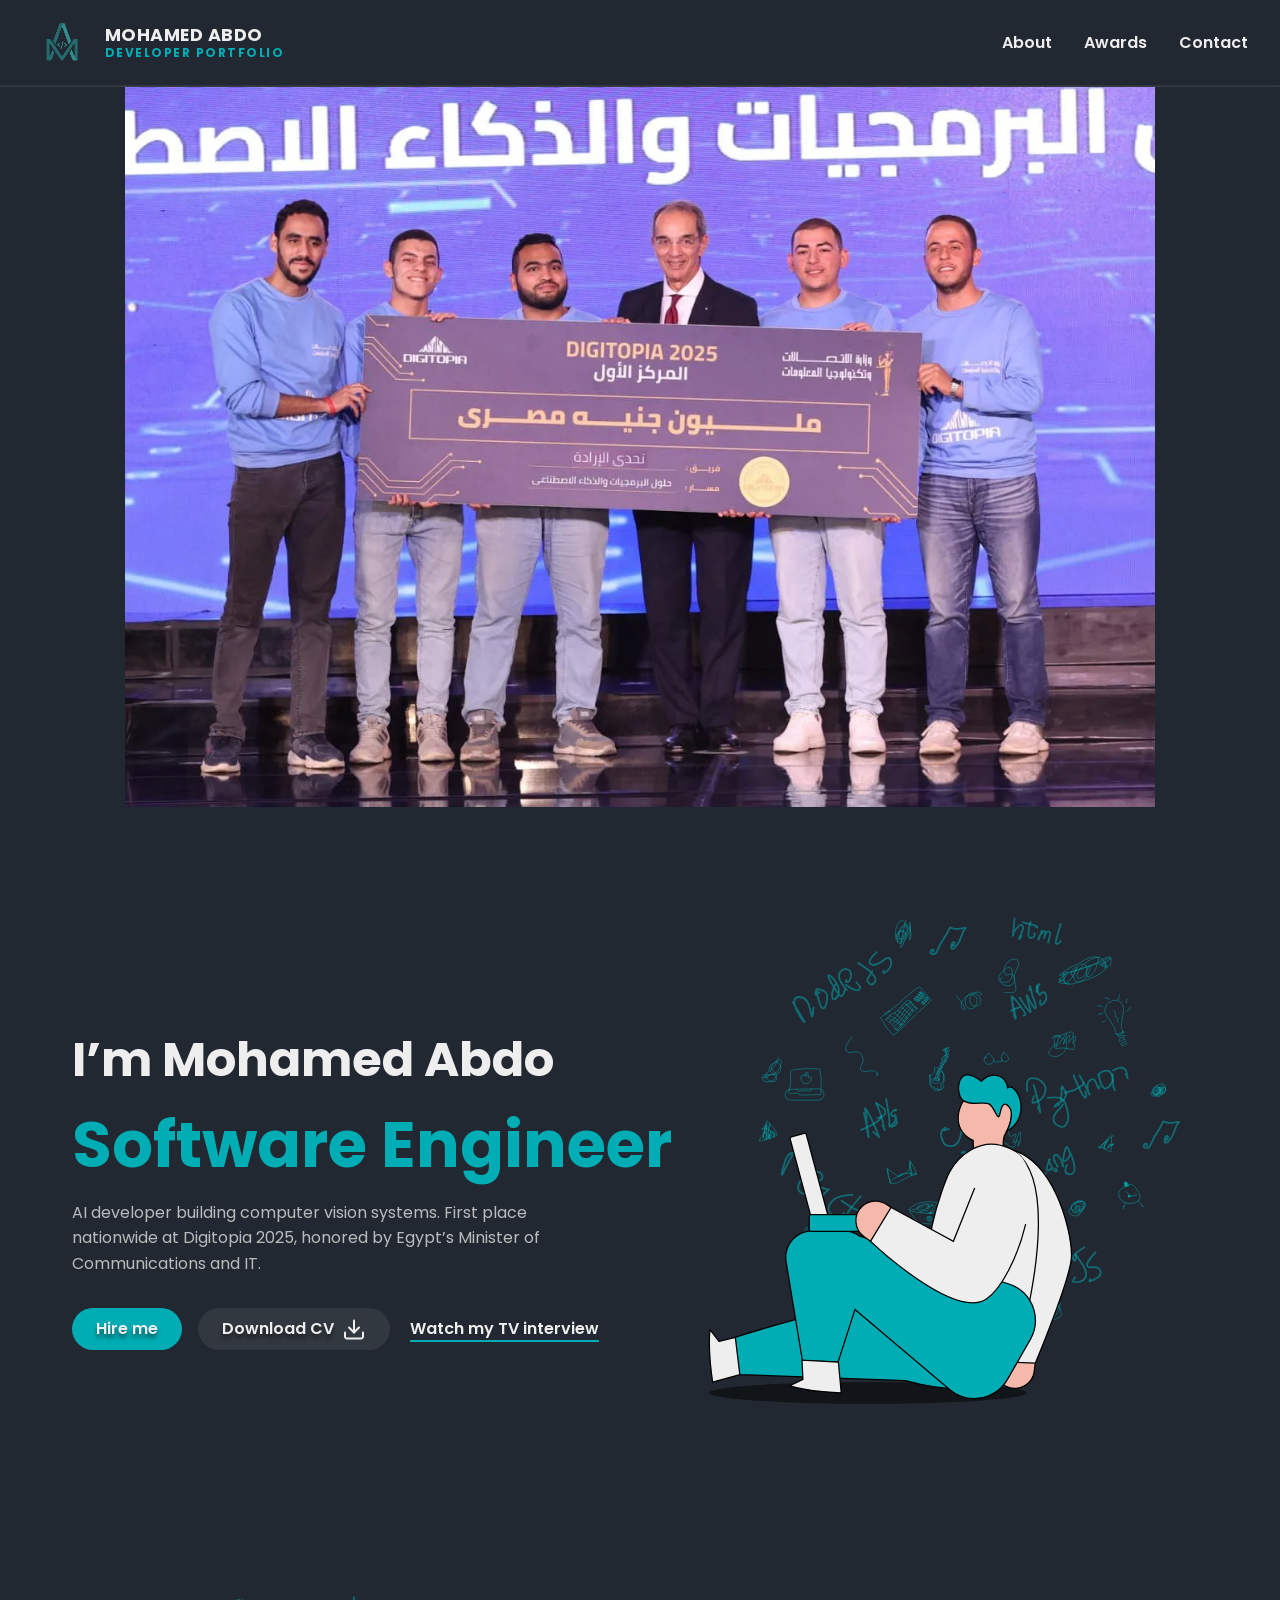
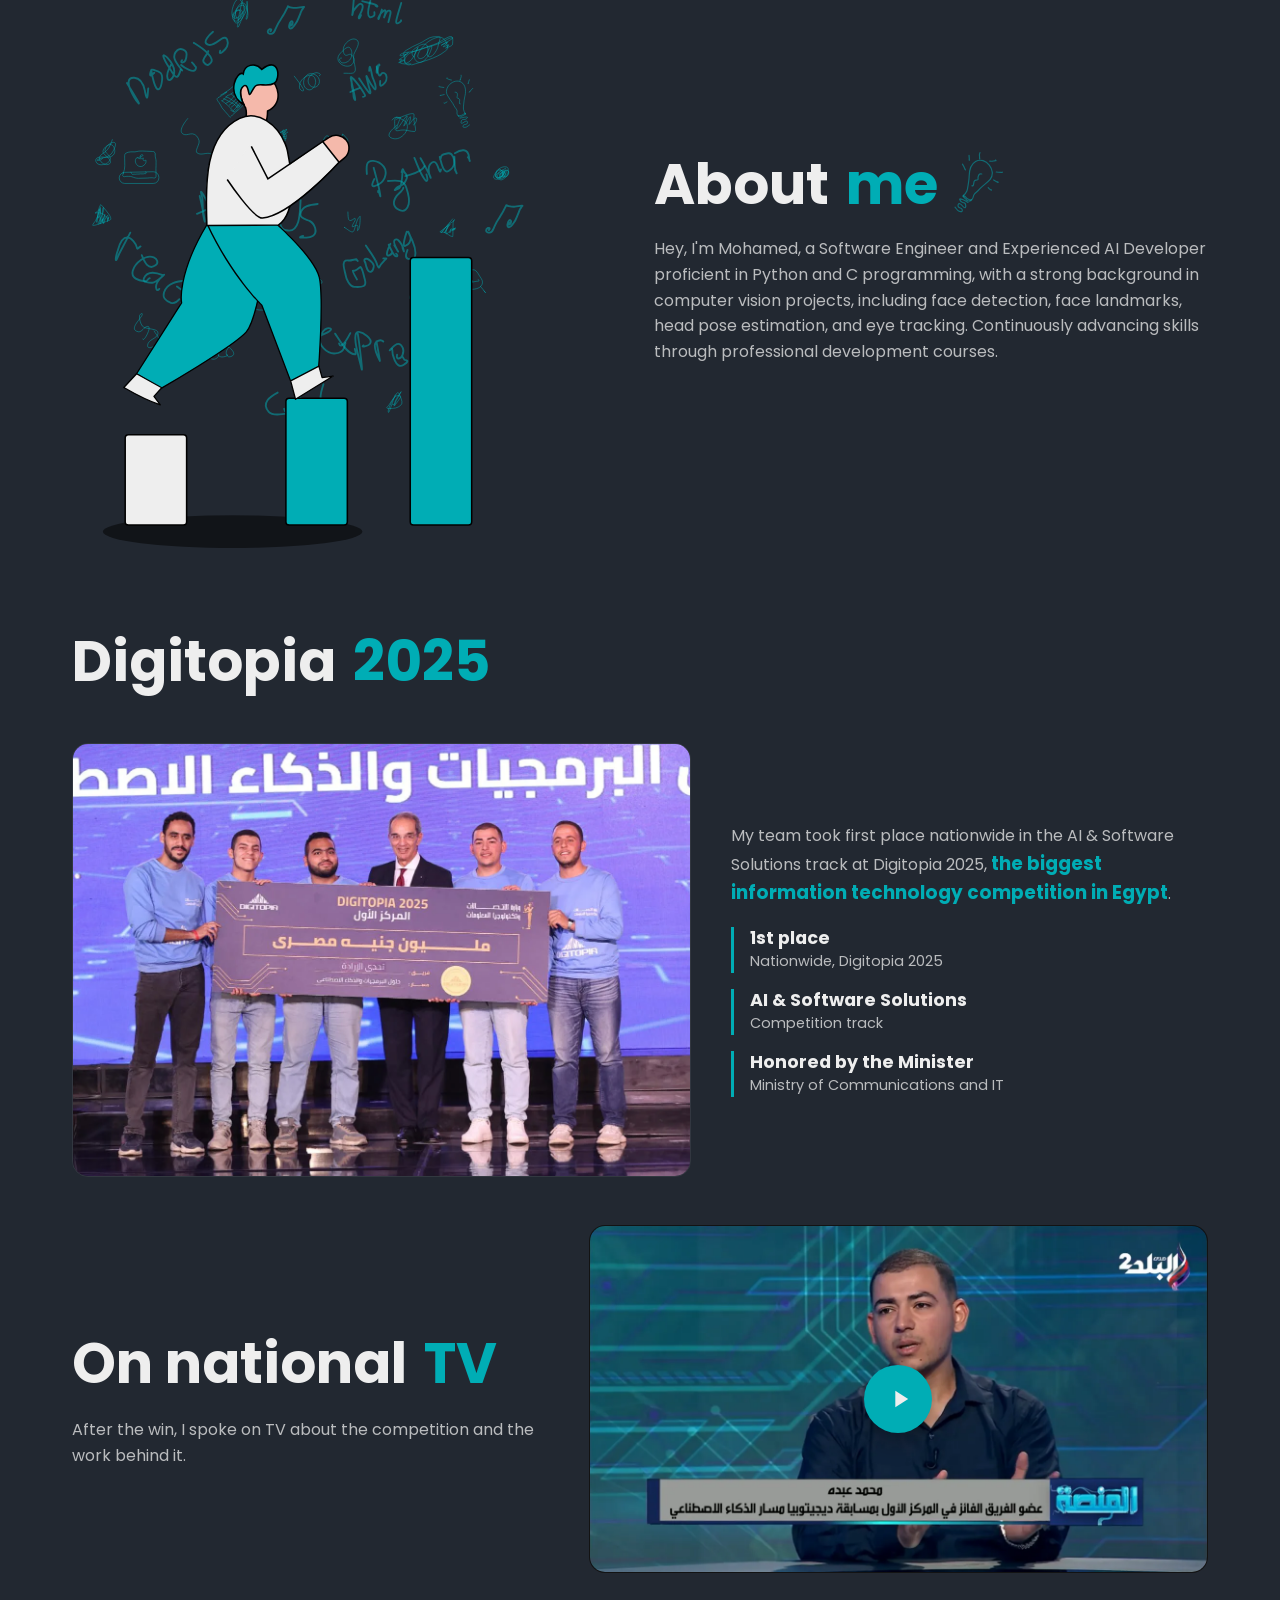
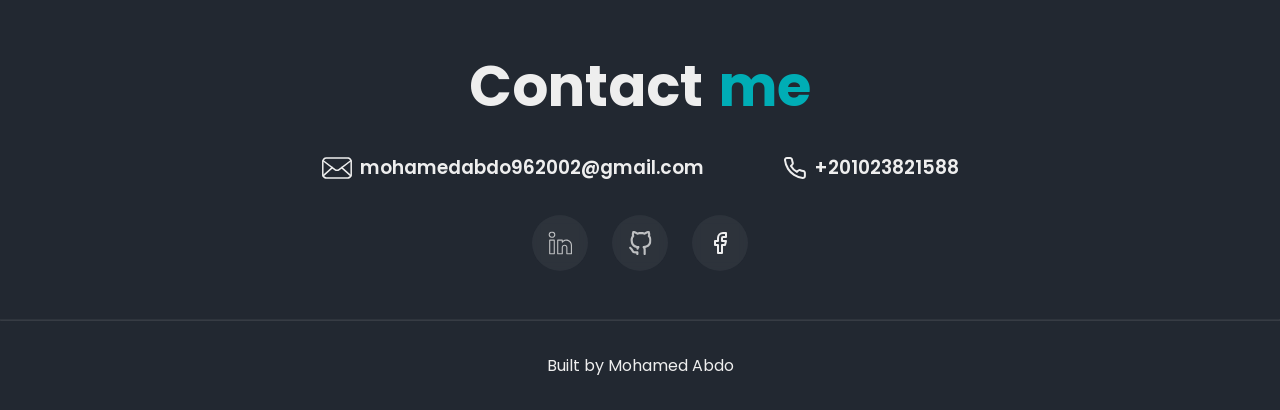
<file: index.html>
<!DOCTYPE html>
<html lang="en">
  <head>
    <meta charset="UTF-8" />
    <meta name="viewport" content="width=device-width, initial-scale=1.0" />
    <link rel="stylesheet" href="styles.css" />
    <title>Mohamed Abdo | AI Developer &amp; Software Engineer</title>
    <meta
      name="description"
      content="Mohamed Abdo, Software Engineer and AI developer specializing in computer vision. First place nationwide at Digitopia 2025 (AI &amp; Software Solutions track)."
    />
    <meta property="og:title" content="Mohamed Abdo | AI Developer &amp; Software Engineer" />
    <meta
      property="og:description"
      content="First place nationwide at Digitopia 2025. Computer vision, Python and C."
    />
    
    <link rel="icon" type="image/png" sizes="32x32" href="favicon-32.png" />
    <link rel="apple-touch-icon" href="apple-touch-icon.png" />
    <meta name="theme-color" content="#222831" />
    <link rel="canonical" href="https://mohamedabdo103.github.io/" />
    <meta property="og:type" content="website" />
    <meta property="og:url" content="https://mohamedabdo103.github.io/" />
    <meta property="og:image" content="https://mohamedabdo103.github.io/assets/imgs/og-image.jpg" />
    <meta name="twitter:card" content="summary_large_image" />
  </head>
  <body>
    <header>
      <a href="#" class="logo-container">
        <img src="assets/imgs/logo.jpeg" alt="Mohamed Abdo logo" class="logo-img" />
        <div class="logo-text">
          <span class="logo-name">MOHAMED ABDO</span>
          <span class="logo-title">DEVELOPER PORTFOLIO</span>
        </div>
      </a>

      <nav class="navigation">
        <ul>
          <li><a href="#aboutMe">About</a></li>
          <li><a href="#recognition">Awards</a></li>
          <li><a href="#contactMe">Contact</a></li>
        </ul>
      </nav>
    </header>
    <hr />

    <main>
      <!-- بانر الدخول: مقطع الفيديو ثم صورة التكريم بالتناوب (slide) -->
      <div class="heroMedia" aria-hidden="true">
        <div class="slide slideVideo">
          <video
            muted
            autoplay
            playsinline
            preload="auto"
            poster="assets/imgs/tv-interview.webp"
          >
            <source src="assets/videos/hero-clip.mp4" type="video/mp4" />
          </video>
        </div>
        <div class="slide slideImage">
          <img src="assets/imgs/digitopia-award.webp" alt="" />
        </div>
      </div>

      <section class="hero">
        <img class="arrow" src="assets/svg/arrow.svg" alt="" aria-hidden="true" />
        <div class="heroSub">
          <h1 class="name">I’m Mohamed Abdo</h1>
          <p class="title">Software Engineer</p>
          <p class="heroTagline">
            AI developer building computer vision systems. First place
            nationwide at Digitopia 2025, honored by Egypt’s Minister of
            Communications and IT.
          </p>
          <div class="heroBtns">
            <a class="hireMe" href="#contactMe">Hire me</a>
            <a class="cv" href="assets/Mohamed_Abdo_AI_CV.pdf" download
              >Download CV
              <img src="assets/svg/download.svg" alt="" aria-hidden="true"
            /></a>
            <a class="textLink" href="#interview">Watch my TV interview</a>
          </div>
        </div>
        <img src="assets/svg/Hero.svg" alt="hero image" class="heroImg" />
      </section>

      <section class="aboutMe" id="aboutMe">
        <img
          src="assets/svg/AboutMe.svg"
          alt="aboutMe image"
          class="aboutMeImg"
        />
        <div class="textContainer">
          <div class="textTitle">
            <h2 class="sectionHeading">
              <span class="aboutName">About</span>
              <span class="aboutTitle">me</span>
            </h2>
            <img src="assets/svg/lightbulb.svg" alt="" aria-hidden="true" class="light" />
          </div>
          <p class="aboutMePar">
            Hey, I'm Mohamed, a Software Engineer and Experienced AI Developer
            proficient in Python and C programming, with a strong background in
            computer vision projects, including face detection, face landmarks,
            head pose estimation, and eye tracking. Continuously advancing
            skills through professional development courses.
          </p>
        </div>
      </section>

      <section class="recognition" id="recognition">
        <h2 class="sectionHeading">
          <span class="aboutName">Digitopia</span>
          <span class="aboutTitle">2025</span>
        </h2>

        <div class="recognitionRow">
          <figure class="awardPhoto">
            <img
              src="assets/imgs/digitopia-award.webp"
              alt="Mohamed Abdo and his teammates holding the Digitopia 2025 first-place award with the Minister of Communications and IT"
              loading="lazy"
            />
          </figure>

          <div class="recognitionText">
            <p>
              My team took first place nationwide in the AI &amp; Software
              Solutions track at Digitopia 2025,
              <strong class="highlight"
                >the biggest information technology competition in Egypt</strong
              >.
            </p>
            <!-- TODO: أضف هنا اسم المشروع الفائز ودورك فيه والتقنيات المستخدمة -->
            <ul class="stats">
              <li>
                <strong>1st place</strong>
                <span>Nationwide, Digitopia 2025</span>
              </li>
              <li>
                <strong>AI &amp; Software Solutions</strong>
                <span>Competition track</span>
              </li>
              <li>
                <strong>Honored by the Minister</strong>
                <span>Ministry of Communications and IT</span>
              </li>
            </ul>
          </div>
        </div>

        <div class="recognitionRow interviewRow" id="interview">
          <div class="recognitionText">
            <h3 class="sectionHeading">
              <span class="aboutName">On national</span>
              <span class="aboutTitle">TV</span>
            </h3>
            <p>
              After the win, I spoke on TV about the competition and the work
              behind it.
            </p>
          </div>
          <div class="videoFrame">
            <button
              class="videoPoster"
              type="button"
              data-video="U_ybZCxreMA"
              aria-label="Play the TV interview"
            >
              <img
                src="assets/imgs/tv-interview.webp"
                alt="Mohamed Abdo during his TV interview"
                loading="lazy"
              />
              <span class="playIcon" aria-hidden="true">
                <svg xmlns="http://www.w3.org/2000/svg" width="28" height="28" viewBox="0 0 24 24" fill="currentColor"><path d="M8 5v14l11-7z"></path></svg>
              </span>
            </button>
          </div>
        </div>
      </section>

      <section class="contactContainer" id="contactMe">
        <div class="contactTitle">
          <h2 class="sectionHeading">
            <span class="aboutName">Contact</span>
            <span class="aboutTitle">me</span>
          </h2>
        </div>
        <div class="contact">
          <div class="emailAndPhone">
            <img src="assets/svg/Email.svg" alt="email logo" />
            <a href="mailto:mohamedabdo962002@gmail.com"
              ><h3>mohamedabdo962002@gmail.com</h3></a
            >
          </div>
          <div class="emailAndPhone">
            <img src="assets/svg/phone.svg" alt="phone logo" />
            <h3>+201023821588</h3>
          </div>
        </div>
        <div class="socialMedia">
          <a
            href="https://www.linkedin.com/in/mohammedabdo9011/"
            target="_blank"
            rel="noopener noreferrer"
            ><img src="assets/svg/linkedin.svg" alt="my linkedin account"
          /></a>
          <a
            href="https://github.com/Mohamedabdo103"
            target="_blank"
            rel="noopener noreferrer"
            ><img src="assets/svg/github.svg" alt="my github account"
          /></a>
          <a
            href="https://www.facebook.com/profile.php?id=100036025421702&amp;mibextid=ZbWKwL"
            target="_blank"
            rel="noopener noreferrer"
            aria-label="my facebook account"
          >
            <svg xmlns="http://www.w3.org/2000/svg" width="24" height="24" viewBox="0 0 24 24" fill="none" stroke="#eeeeee" stroke-width="2" stroke-linecap="round" stroke-linejoin="round">
              <path d="M18 2h-3a5 5 0 0 0-5 5v3H7v4h3v8h4v-8h3l1-4h-4V7a1 1 0 0 1 1-1h3z"></path>
            </svg>
          </a>
        </div>
      </section>
    </main>
    <hr />
    <footer>
      <p>Built by Mohamed Abdo</p>
    </footer>

    <script>
      // ===== خلفية الـ Hero: فيديو ثم صورة ثم فيديو ... (sliding) =====
      (() => {
        const media = document.querySelector(".heroMedia");
        if (!media) return;

        const slideVideo = media.querySelector(".slideVideo");
        const slideImage = media.querySelector(".slideImage");
        const video = slideVideo.querySelector("video");
        const IMAGE_HOLD_MS = 2000; // مدة ظهور الصورة قبل رجوع الفيديو
        let timer;

        // لو الفيديو مش شغال أو الزائر مفعّل "تقليل الحركة": الصورة بس
        function showImageOnly() {
          clearTimeout(timer);
          video.pause();
          slideVideo.hidden = true;
          slideImage.style.visibility = "visible";
        }

        // slide: العنصر الجديد يدخل من اليمين والقديم يخرج لليسار
        function slide(to, from) {

          to.style.visibility = "visible";
          from.style.visibility = "hidden";
        }

        function playVideo() {
          video.currentTime = 0;
          slide(slideVideo, slideImage);
          video.play().catch(showImageOnly);
        }

        function showImage() {
          slide(slideImage, slideVideo);
          timer = setTimeout(playVideo, IMAGE_HOLD_MS);
        }

        if (window.matchMedia("(prefers-reduced-motion: reduce)").matches) {
          showImageOnly();
          return;
        }

        video.muted = true;
        video.addEventListener("ended", showImage);
        video.addEventListener("error", showImageOnly);
        video
          .querySelector("source")
          .addEventListener("error", showImageOnly);
        video.play().catch(showImageOnly);
      })();

      // ===== فيديو اللقاء: بيتحمل من يوتيوب بس لما الزائر يضغط Play =====
      document.querySelectorAll(".videoPoster").forEach((btn) => {
        btn.addEventListener("click", () => {
          const iframe = document.createElement("iframe");
          iframe.src =
            "https://www.youtube-nocookie.com/embed/" +
            btn.dataset.video +
            "?autoplay=1&rel=0";
          iframe.title = "Mohamed Abdo TV interview";
          iframe.allow =
            "autoplay; encrypted-media; picture-in-picture; fullscreen";
          iframe.allowFullscreen = true;
          btn.replaceWith(iframe);
        });
      });
    </script>
  </body>
</html>
</file>
<file: styles.css>
@import url("https://fonts.googleapis.com/css2?family=Poppins:wght@400;600;700&display=swap");

/* ============ Design tokens ============ */
:root {
  --bg: #222831;
  --surface: rgba(57, 62, 70, 0.5);
  --surface-strong: rgba(57, 62, 70, 0.75);
  --accent: #00adb5;
  --accent-hover: #00c4ce;
  --text: #eeeeee;
  --muted: rgba(238, 238, 238, 0.75);
  --border: rgba(238, 238, 238, 0.08);

  --radius-card: 16px;
  --radius-pill: 24px;
  --page-width: 1200px;
  --page-pad: 2rem;
}

/* ============ Base ============ */
* {
  margin: 0;
  padding: 0;
  box-sizing: border-box;
  font-family: "Poppins", sans-serif;
}

html {
  scroll-behavior: smooth;
  scroll-padding-top: 100px;
}

body {
  background-color: var(--bg);
  font-weight: 400;
  line-height: 1.6;
}

a:focus-visible {
  outline: 2px solid var(--accent);
  outline-offset: 4px;
  border-radius: 6px;
}

hr {
  opacity: 0.1;
}

/* ============ Header ============ */
header {
  position: sticky;
  top: 0;
  z-index: 1000;
  background-color: var(--bg); /* نفس لون الخلفية لمنع الشفافية أثناء السكرول */
  display: flex;
  justify-content: space-between;
  align-items: center;
  gap: 1rem;
  padding: 0.4rem var(--page-pad);
  margin: 0 auto;
  max-width: 1300px;
}

.logo-container {
  display: flex;
  align-items: center;
  gap: 0.8rem;
  text-decoration: none;
  cursor: default;
}

.logo-img {
  height: 72px;
  width: auto;
  object-fit: contain;
  mix-blend-mode: lighten;
}

.logo-text {
  display: flex;
  flex-direction: column;
  justify-content: center;
  line-height: 1.2;
}

.logo-name {
  color: var(--text);
  font-size: 1.1rem;
  font-weight: 700;
  letter-spacing: 0.5px;
}

.logo-title {
  color: var(--accent);
  font-size: 0.75rem;
  font-weight: 700;
  letter-spacing: 1.5px;
}

.navigation ul {
  display: flex;
  list-style-type: none;
  gap: 2rem;
}

.navigation a {
  text-decoration: none;
  color: var(--text);
  font-weight: 600;
  transition: color 0.2s ease;
}

.navigation a:hover {
  color: var(--accent);
}

/* ============ Intro banner (video <-> photo slideshow) ============ */
:root {
  --header-h: 88px; /* ارتفاع الهيدر + الخط الفاصل */
}

.heroMedia {
  position: relative;
  width: 100%;
  /* البانر يملا الشاشة تحت الهيدر بالظبط، ومن غير ما يتقص الفيديو */
  height: min(56.25vw, calc(100vh - var(--header-h)));
  height: min(56.25vw, calc(100svh - var(--header-h)));
  overflow: hidden;
  background-color: var(--bg);
}

.slide {
  position: absolute;
  inset: 0;
  background-color: var(--bg);
}

.slideImage {
  visibility: hidden;
}

/* contain = الفيديو والصورة يظهروا كاملين بدون قص (غيّرها لـ cover لو عايزهم يملوا المساحة) */
.slide video,
.slide img {
  display: block;
  width: 100%;
  height: 100%;
  object-fit: contain;
}

/* ============ Hero ============ */
.hero {
  position: relative;
  display: flex;
  justify-content: space-between;
  align-items: center;
  gap: 2rem;
  margin: 5rem auto;
  padding: 0 var(--page-pad);
  max-width: var(--page-width);
}

.heroSub {
  display: flex;
  flex-direction: column;
  gap: 0.5rem;
  flex-shrink: 0;
}

.heroImg {
  flex: 1 1 0;
  min-width: 0;
  max-width: 500px;
  height: auto;
  object-fit: contain;
}

.arrow {
  display: none;
  position: absolute;
  transform: translateX(-5.5rem) translateY(1.5rem);
}

@media (min-width: 1400px) {
  .arrow {
    display: block;
  }
}

@media (max-width: 900px) {
  :root {
    --header-h: 64px;
  }

  .hero {
    flex-direction: column;
    align-items: center;
    text-align: center;
    margin: 3rem auto;
    gap: 2.5rem;
  }

  .heroSub {
    align-items: center;
    flex-shrink: 1;
  }

  .heroBtns {
    justify-content: center;
  }

  .heroImg {
    flex: none;
    width: 100%;
    max-width: 360px;
  }
}

.name {
  font-size: clamp(1.75rem, 4vw, 3rem);
  font-weight: 700;
  color: var(--text);
}

.title {
  font-size: clamp(2rem, 5.5vw, 4rem);
  font-weight: 700;
  line-height: 1.2;
  color: var(--accent);
}

.heroBtns {
  display: flex;
  flex-wrap: wrap;
  gap: 1rem;
  margin-top: 1.5rem;
}

.hireMe,
.cv {
  color: var(--text);
  border-radius: var(--radius-pill);
  text-decoration: none;
  font-weight: 600;
  padding: 0.5rem 1.5rem;
  text-shadow: 0px 4px 4px rgba(0, 0, 0, 0.5);
  transition: transform 0.2s ease, background-color 0.2s ease;
}

.hireMe {
  background-color: var(--accent);
}

.cv {
  background-color: var(--surface-strong);
  display: flex;
  align-items: center;
  gap: 0.5rem;
  backdrop-filter: blur(4px);
}

.hireMe:hover {
  background-color: var(--accent-hover);
  transform: translateY(-2px);
}

.cv:hover {
  background-color: rgba(57, 62, 70, 1);
  transform: translateY(-2px);
}

/* ============ Section headings ============ */
.sectionHeading {
  display: flex;
  flex-wrap: wrap;
  gap: 0 0.3em;
  font-size: clamp(2rem, 4.5vw, 3.5rem);
  font-weight: 700;
  line-height: 1.2;
}

.aboutName {
  color: var(--text);
}

.aboutTitle {
  color: var(--accent);
}

/* ============ About ============ */
.aboutMe {
  display: flex;
  justify-content: space-between;
  align-items: center;
  gap: clamp(2rem, 8vw, 8rem);
  margin: 5rem auto;
  padding: 0 var(--page-pad);
  max-width: var(--page-width);
}

.aboutMeImg {
  flex: 1 1 0;
  min-width: 0;
  max-width: 480px;
  height: auto;
}

.textContainer {
  display: flex;
  flex-direction: column;
  gap: 1rem;
  flex: 1 1 0;
  max-width: 560px; /* سطر مريح للقراءة */
}

.textTitle {
  display: flex;
  align-items: center;
  gap: 0.75rem;
}

.light {
  width: 56px;
  height: auto;
}

.aboutMePar {
  text-align: left;
  color: var(--muted);
}

/* ============ Contact ============ */
.contactContainer {
  display: flex;
  flex-direction: column;
  align-items: center;
  gap: 2rem;
  margin: 5rem auto 3rem;
  padding: 0 var(--page-pad);
  max-width: var(--page-width);
}

.contactTitle {
  display: flex;
  justify-content: center;
}

.contact {
  display: flex;
  flex-wrap: wrap;
  align-items: center;
  justify-content: center;
  gap: 1.5rem 5rem;
}

.contact h3,
.contact a {
  color: var(--text);
  text-decoration: none;
  font-weight: 600;
}

.contact h3 {
  font-size: clamp(0.95rem, 2.6vw, 1.17rem);
  overflow-wrap: anywhere;
}

.emailAndPhone {
  display: flex;
  align-items: center;
  justify-content: center;
  gap: 0.5rem;
}

.socialMedia {
  display: flex;
  align-items: center;
  justify-content: center;
  gap: 1.5rem;
}

.socialMedia a {
  display: flex;
  align-items: center;
  justify-content: center;
  border-radius: 50px;
  background-color: var(--surface);
  backdrop-filter: blur(4px);
  padding: 1rem;
  transition: transform 0.2s ease, background-color 0.2s ease;
}

.socialMedia a:hover {
  background-color: var(--accent);
  transform: translateY(-3px);
}

.socialMedia img {
  width: 24px;
  height: 24px;
}

/* ============ Footer ============ */
footer {
  color: var(--text);
  padding: 2rem;
  text-align: center;
}

/* ============ Tablet ============ */
@media (max-width: 900px) {
  :root {
    --page-pad: 1.5rem;
  }

  html {
    scroll-padding-top: 80px;
  }

  .logo-img {
    height: 48px;
  }

  .logo-name {
    font-size: 0.95rem;
  }

  .logo-title {
    font-size: 0.65rem;
  }

  .navigation ul {
    gap: 1.25rem;
  }

  .heroBtns {
    justify-content: center;
  }

  .aboutMe {
    flex-direction: column-reverse;
    align-items: center;
    gap: 2rem;
    margin: 3rem auto;
  }

  .aboutMeImg {
    flex: none;
    width: 100%;
    max-width: 380px;
  }

  .textContainer {
    flex: none;
    align-items: center;
    text-align: center;
  }

  .aboutMePar {
    text-align: center;
  }

  .textTitle {
    justify-content: center;
  }

  .sectionHeading {
    justify-content: center;
  }

  .contactContainer {
    margin: 3.5rem auto 2rem;
  }
}

/* ============ Phone ============ */
@media (max-width: 600px) {
  :root {
    --page-pad: 1rem;
  }

  /* على الموبايل نخلي اللوجو بس ونوفر مساحة للقائمة */
  .logo-text {
    display: none;
  }

  .navigation ul {
    gap: 1rem;
  }

  .navigation a {
    font-size: 0.9rem;
  }

  .hireMe,
  .cv {
    padding: 0.5rem 1.25rem;
  }

  .contact {
    flex-direction: column;
    gap: 1rem;
  }

  .socialMedia {
    gap: 1rem;
  }
}

/* ============ Accessibility: reduced motion ============ */
@media (prefers-reduced-motion: reduce) {
  html {
    scroll-behavior: auto;
  }

  * {
    transition: none !important;
  }

  .hireMe:hover,
  .cv:hover,
  .socialMedia a:hover {
    transform: none;
  }
}

/* ============================================================
   Hook (Hero badge) + Recognition section
   ============================================================ */

/* ---- Hero badge / tagline / text link ---- */

.heroTagline {
  max-width: 34rem;
  margin-top: 0.5rem;
  color: var(--muted);
}

.textLink {
  align-self: center;
  padding: 0.5rem 0.25rem;
  color: var(--text);
  font-weight: 600;
  text-decoration: underline;
  text-decoration-color: var(--accent);
  text-underline-offset: 6px;
  text-decoration-thickness: 2px;
  transition: color 0.2s ease;
}

.textLink:hover {
  color: var(--accent);
}

/* ---- Recognition section ---- */
.recognition {
  display: flex;
  flex-direction: column;
  gap: 3rem;
  margin: 5rem auto;
  padding: 0 var(--page-pad);
  max-width: var(--page-width);
}

.recognitionRow {
  display: grid;
  grid-template-columns: 1.3fr 1fr;
  gap: 2.5rem;
  align-items: center;
}

.interviewRow {
  grid-template-columns: 1fr 1.3fr;
}

.awardPhoto img {
  display: block;
  width: 100%;
  height: auto;
  border-radius: var(--radius-card);
  border: 1px solid var(--border);
}

.recognitionText {
  display: flex;
  flex-direction: column;
  gap: 1.25rem;
  color: var(--muted);
}

.stats {
  display: flex;
  flex-direction: column;
  gap: 1rem;
  list-style: none;
}

.stats li {
  display: flex;
  flex-direction: column;
  padding-left: 1rem;
  border-left: 3px solid var(--accent);
}

.stats strong {
  color: var(--text);
  font-size: 1.1rem;
  font-weight: 700;
  line-height: 1.3;
}

.stats span {
  color: var(--muted);
  font-size: 0.9rem;
}

/* ---- Video (loads YouTube only after click) ---- */
.videoFrame {
  position: relative;
  aspect-ratio: 16 / 9;
  overflow: hidden;
  border-radius: var(--radius-card);
  border: 1px solid var(--border);
  background-color: #000;
}

.videoFrame iframe {
  position: absolute;
  inset: 0;
  width: 100%;
  height: 100%;
  border: 0;
}

.videoPoster {
  position: absolute;
  inset: 0;
  width: 100%;
  height: 100%;
  padding: 0;
  border: 0;
  background: none;
  cursor: pointer;
}

.videoPoster img {
  display: block;
  width: 100%;
  height: 100%;
  object-fit: cover;
  transition: transform 0.4s ease, filter 0.3s ease;
}

.videoPoster:hover img {
  transform: scale(1.03);
  filter: brightness(0.8);
}

.videoPoster:focus-visible {
  outline: 3px solid var(--accent);
  outline-offset: -3px;
}

.playIcon {
  position: absolute;
  top: 50%;
  left: 50%;
  display: flex;
  align-items: center;
  justify-content: center;
  width: 68px;
  height: 68px;
  border-radius: 50%;
  background-color: var(--accent);
  color: var(--text);
  transform: translate(-50%, -50%);
  box-shadow: 0 8px 24px rgba(0, 0, 0, 0.4);
  transition: transform 0.2s ease, background-color 0.2s ease;
}

.playIcon svg {
  margin-left: 3px; /* توسيط بصري للمثلث */
}

.videoPoster:hover .playIcon {
  background-color: var(--accent-hover);
  transform: translate(-50%, -50%) scale(1.08);
}

/* ---- Responsive ---- */
@media (max-width: 900px) {

  .heroTagline {
    text-align: center;
  }

  .recognition {
    margin: 3rem auto;
    gap: 2.5rem;
  }

  .recognitionRow,
  .interviewRow {
    grid-template-columns: 1fr;
    gap: 1.5rem;
  }

  /* الفيديو يبقى تحت النص على الموبايل */
  .recognitionText {
    text-align: left;
  }

  .recognition .sectionHeading {
    justify-content: center;
  }
}

@media (prefers-reduced-motion: reduce) {
  .videoPoster:hover img,
  .videoPoster:hover .playIcon {
    transform: none;
  }

  .videoPoster:hover .playIcon {
    transform: translate(-50%, -50%);
  }
}

.recognitionText .textLink {
  align-self: flex-start;
  padding-left: 0;
}

.recognitionText .highlight {
  color: var(--accent);
  font-size: 1.15rem;
  font-weight: 700;
}
</file>
